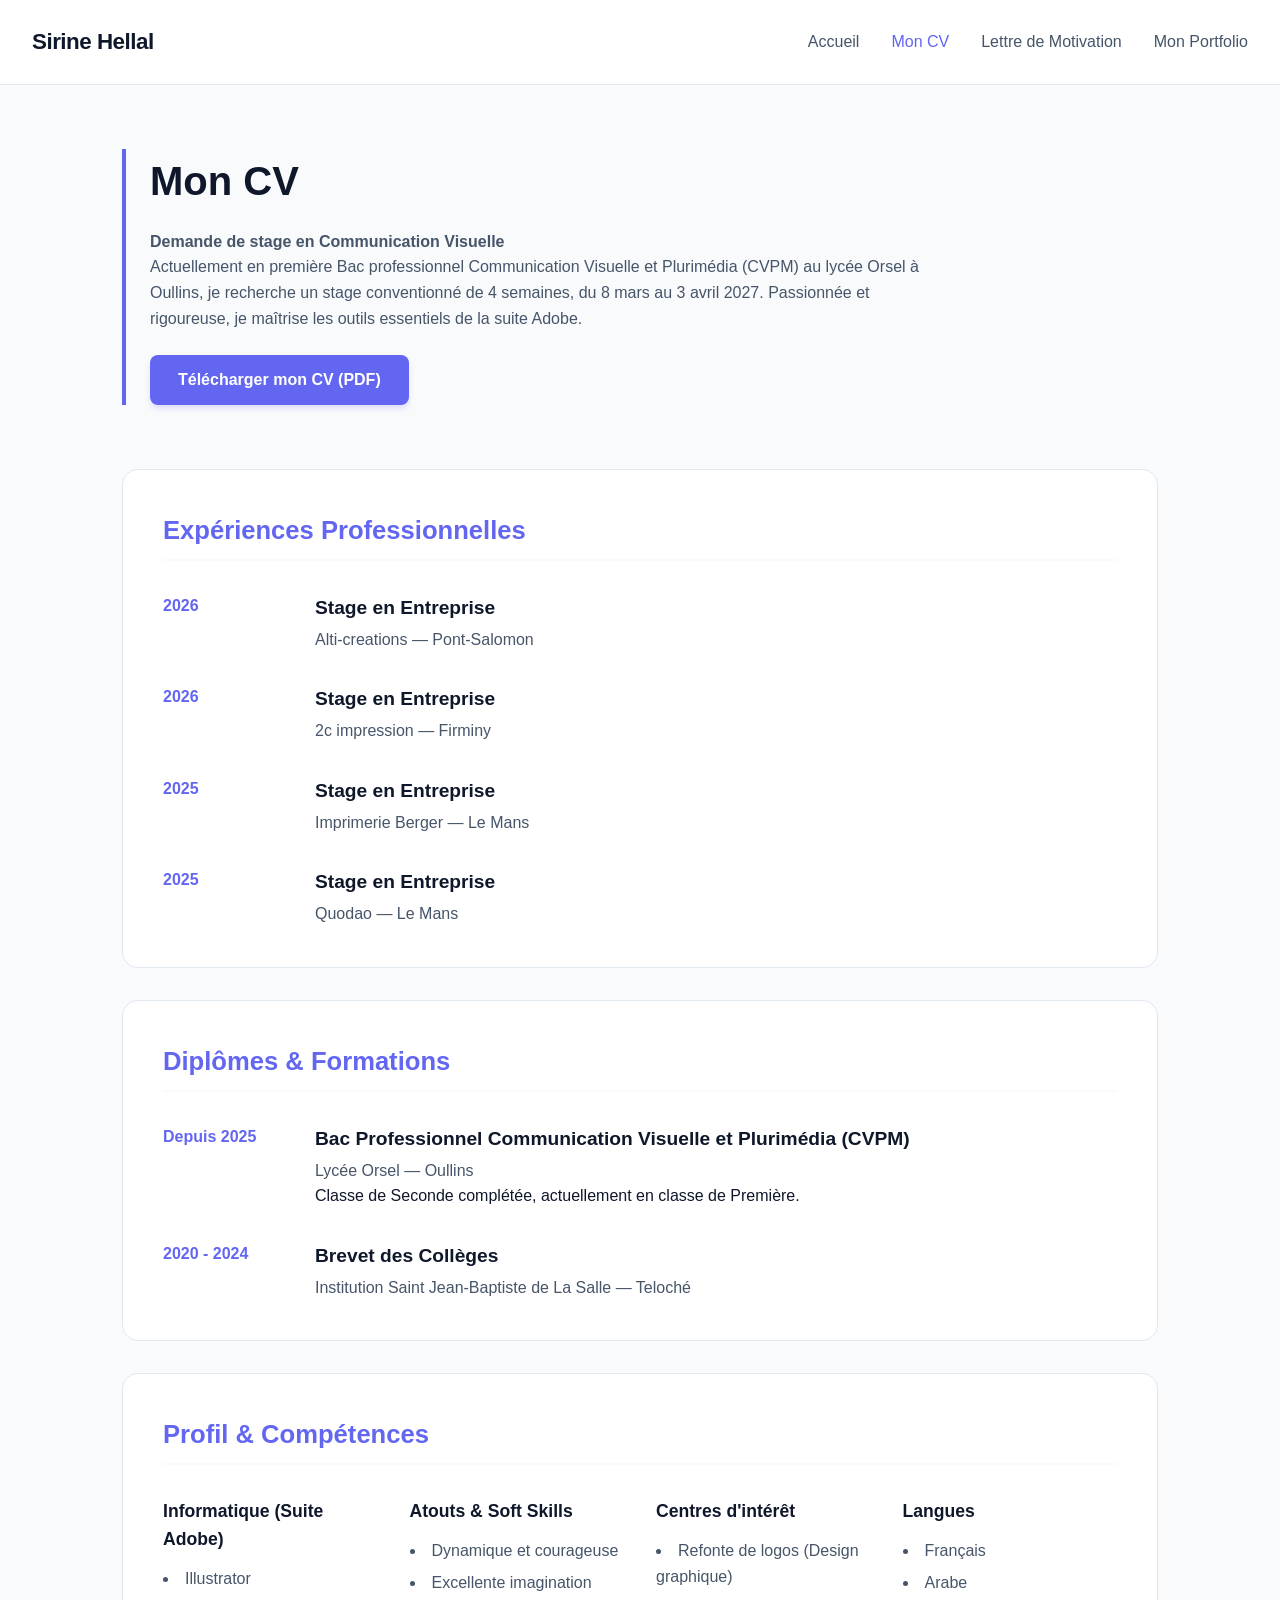
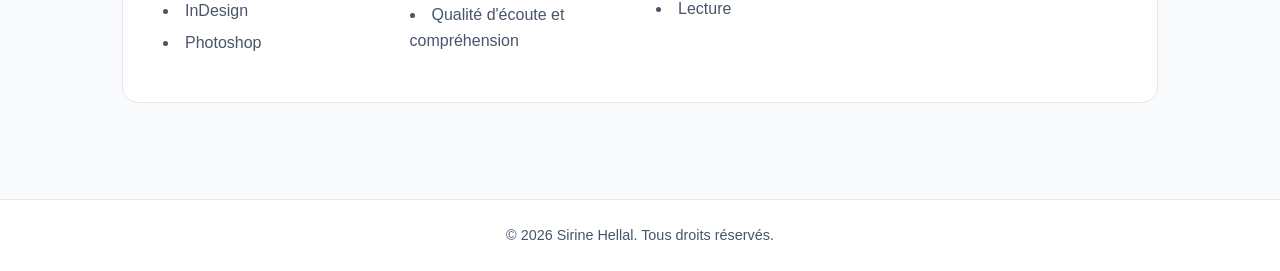
<file: cv.html>
<!DOCTYPE html>
<html lang="fr">
<head>
    <meta charset="UTF-8">
    <meta name="viewport" content="width=device-width, initial-scale=1.0">
    <title>Mon CV | Sirine Hellal</title>
    <link rel="stylesheet" href="style.css">
</head>
<body>

    <header>
        <div class="logo"><strong>Sirine Hellal</strong></div>
        <nav>
            <ul>
                <li><a href="index.html">Accueil</a></li>
                <li><a href="cv.html" class="active">Mon CV</a></li>
                <li><a href="motivation.html">Lettre de Motivation</a></li>
                <li><a href="portfolio.html">Mon Portfolio</a></li>
            </ul>
        </nav>
    </header>

    <main>
        <!-- En-tête du CV avec ligne décorative CSS -->
        <section class="cv-header">
            <h1>Mon CV</h1>
            <p class="cv-intro-text"><strong>Demande de stage en Communication Visuelle</strong><br>
            Actuellement en première Bac professionnel Communication Visuelle et Plurimédia (CVPM) au lycée Orsel à Oullins, je recherche un stage conventionné de 4 semaines, du 8 mars au 3 avril 2027. Passionnée et rigoureuse, je maîtrise les outils essentiels de la suite Adobe.</p>
            <div class="cta-buttons" style="margin-top: 1.5rem;">
                <!-- Remplace '#' par le vrai lien de ton fichier PDF plus tard -->
                <a href="image/mon-cv.pdf.PDF" class="btn download-btn">Télécharger mon CV (PDF)</a>
            </div>
        </section>

        <!-- Expériences Professionnelles -->
        <section class="cv-section">
            <h2>Expériences Professionnelles</h2>
            
            <div class="cv-item">
                <div class="cv-date">2026</div>
                <div class="cv-content">
                    <h3>Stage en Entreprise</h3>
                    <h4>Alti-creations — Pont-Salomon</h4>
                </div>
            </div>

            <div class="cv-item">
                <div class="cv-date">2026</div>
                <div class="cv-content">
                    <h3>Stage en Entreprise</h3>
                    <h4>2c impression — Firminy</h4>
                </div>
            </div>

            <div class="cv-item">
                <div class="cv-date">2025</div>
                <div class="cv-content">
                    <h3>Stage en Entreprise</h3>
                    <h4>Imprimerie Berger — Le Mans</h4>
                </div>
            </div>

            <div class="cv-item">
                <div class="cv-date">2025</div>
                <div class="cv-content">
                    <h3>Stage en Entreprise</h3>
                    <h4>Quodao — Le Mans</h4>
                </div>
            </div>
        </section>

        <!-- Diplômes et Formations -->
        <section class="cv-section">
            <h2>Diplômes & Formations</h2>
            
            <div class="cv-item">
                <div class="cv-date">Depuis 2025</div>
                <div class="cv-content">
                    <h3>Bac Professionnel Communication Visuelle et Plurimédia (CVPM)</h3>
                    <h4>Lycée Orsel — Oullins</h4>
                    <p>Classe de Seconde complétée, actuellement en classe de Première.</p>
                </div>
            </div>

            <div class="cv-item">
                <div class="cv-date">2020 - 2024</div>
                <div class="cv-content">
                    <h3>Brevet des Collèges</h3>
                    <h4>Institution Saint Jean-Baptiste de La Salle — Teloché</h4>
                </div>
            </div>
        </section>

        <!-- Grille de compétences (gérée par ta classe .skills-grid) -->
        <section class="cv-section">
            <h2>Profil & Compétences</h2>
            <div class="skills-grid">
                <div>
                    <h3>Informatique (Suite Adobe)</h3>
                    <ul>
                        <li>Illustrator</li>
                        <li>InDesign</li>
                        <li>Photoshop</li>
                    </ul>
                </div>
                <div>
                    <h3>Atouts & Soft Skills</h3>
                    <ul>
                        <li>Dynamique et courageuse</li>
                        <li>Excellente imagination</li>
                        <li>Qualité d'écoute et compréhension</li>
                    </ul>
                </div>
                <div>
                    <h3>Centres d'intérêt</h3>
                    <ul>
                        <li>Refonte de logos (Design graphique)</li>
                        <li>Lecture</li>
                    </ul>
                </div>
                <div>
                    <h3>Langues</h3>
                    <ul>
                        <li>Français</li>
                        <li>Arabe</li>
                    </ul>
                </div>
            </div>
        </section>
    </main>

    <footer>
        <p>&copy; 2026 Sirine Hellal. Tous droits réservés.</p>
    </footer>

</body>
</html>
</file>
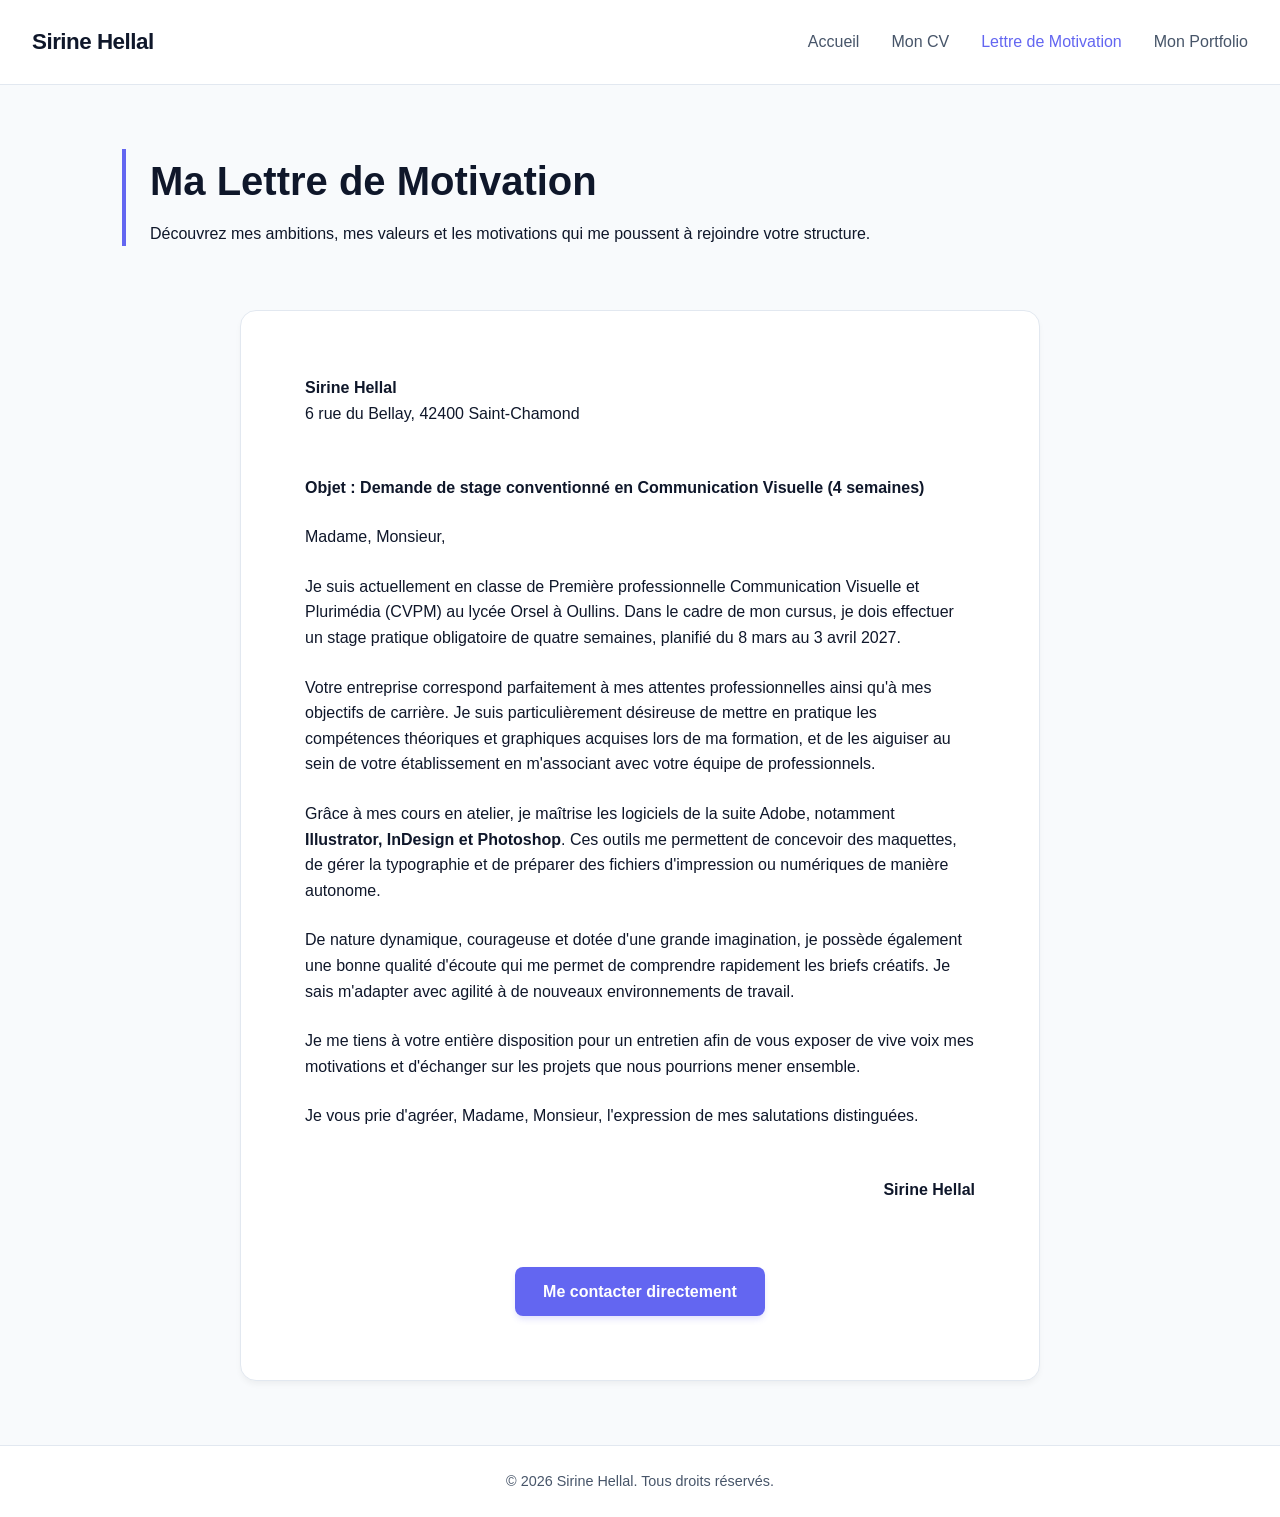
<file: motivation.html>
<!DOCTYPE html>
<html lang="fr">
<head>
    <meta charset="UTF-8">
    <meta name="viewport" content="width=device-width, initial-scale=1.0">
    <title>Lettre de Motivation | Sirine Hellal</title>
    <link rel="stylesheet" href="style.css">
</head>
<body>

    <header>
        <div class="logo"><strong>Sirine Hellal</strong></div>
        <nav>
            <ul>
                <li><a href="index.html">Accueil</a></li>
                <li><a href="cv.html">Mon CV</a></li>
                <li><a href="motivation.html" class="active">Lettre de Motivation</a></li>
                <li><a href="portfolio.html">Mon Portfolio</a></li>
            </ul>
        </nav>
    </header>

    <main>
        <section class="motivation-header">
            <h1>Ma Lettre de Motivation</h1>
            <p>Découvrez mes ambitions, mes valeurs et les motivations qui me poussent à rejoindre votre structure.</p>
        </section>

        <!-- Conteneur stylisé pour la lettre papier officielle (.motivation-letter) -->
        <article class="motivation-letter">
            <div class="letter-meta">
                <p><strong>Sirine Hellal</strong><br>6 rue du Bellay, 42400 Saint-Chamond</p>
            
            </div>

            <div class="letter-body">
                <p><strong>Objet : Demande de stage conventionné en Communication Visuelle (4 semaines)</strong></p>
                
                <p>Madame, Monsieur,</p>
                
                <p>Je suis actuellement en classe de Première professionnelle Communication Visuelle et Plurimédia (CVPM) au lycée Orsel à Oullins. Dans le cadre de mon cursus, je dois effectuer un stage pratique obligatoire de quatre semaines, planifié du 8 mars au 3 avril 2027.</p>
                
                <p>Votre entreprise correspond parfaitement à mes attentes professionnelles ainsi qu'à mes objectifs de carrière. Je suis particulièrement désireuse de mettre en pratique les compétences théoriques et graphiques acquises lors de ma formation, et de les aiguiser au sein de votre établissement en m'associant avec votre équipe de professionnels.</p>
                
                <p>Grâce à mes cours en atelier, je maîtrise les logiciels de la suite Adobe, notamment <strong>Illustrator, InDesign et Photoshop</strong>. Ces outils me permettent de concevoir des maquettes, de gérer la typographie et de préparer des fichiers d'impression ou numériques de manière autonome.</p>
                
                <p>De nature dynamique, courageuse et dotée d'une grande imagination, je possède également une bonne qualité d'écoute qui me permet de comprendre rapidement les briefs créatifs. Je sais m'adapter avec agilité à de nouveaux environnements de travail.</p>
                
                <p>Je me tiens à votre entière disposition pour un entretien afin de vous exposer de vive voix mes motivations et d'échanger sur les projets que nous pourrions mener ensemble.</p>
                
                <p>Je vous prie d'agréer, Madame, Monsieur, l'expression de mes salutations distinguées.</p>
            </div>

            <div class="letter-signature">
                <p><strong>Sirine Hellal</strong></p>
            </div>

            <div class="letter-footer-action">
                <a href="index.html#contact" class="btn primary-btn">Me contacter directement</a>
            </div>
        </article>
    </main>

    <footer>
        <p>&copy; 2026 Sirine Hellal. Tous droits réservés.</p>
    </footer>

</body>
</html>
</file>
<file: style.css>
/* ==========================================================================
   1. VARIABLES & CONFIGURATION GÉNÉRALE (Norme MMI)
   ========================================================================== */
:root {
    --primary-color: #6366f1;      /* Indigo créatif et moderne */
    --primary-hover: #4f46e5;      
    --dark-color: #0f172a;         /* Ardoise très sombre */
    --light-bg: #f8fafc;           
    --white: #ffffff;
    --gray-text: #475569;          
    --border-color: #e2e8f0;       
    --max-width: 1100px;
    --transition: all 0.3s ease;
}

* {
    margin: 0;
    padding: 0;
    box-sizing: border-box;
}

body {
    font-family: 'Segoe UI', Tahoma, Geneva, Verdana, sans-serif;
    background-color: var(--light-bg);
    color: var(--dark-color);
    line-height: 1.6;
    display: flex;
    flex-direction: column;
    min-height: 100vh;
}

a {
    text-decoration: none;
    color: inherit;
    transition: var(--transition);
}

/* ==========================================================================
   2. EN-TÊTE & NAVIGATION SÉMANTIQUE
   ========================================================================== */
header {
    background-color: var(--white);
    border-bottom: 1px solid var(--border-color);
    padding: 1.5rem 2rem;
    position: sticky;
    top: 0;
    z-index: 100;
    display: flex;
    justify-content: space-between;
    align-items: center;
}

.logo {
    font-size: 1.4rem;
    color: var(--dark-color);
    letter-spacing: -0.5px;
}

nav ul {
    display: flex;
    list-style: none;
    gap: 2rem;
}

nav a {
    color: var(--gray-text);
    font-weight: 500;
}

nav a:hover, nav a.active {
    color: var(--primary-color);
}

/* ==========================================================================
   3. BOUTONS STYLISÉS & INTERACTIFS
   ========================================================================== */
.btn {
    display: inline-block;
    padding: 0.75rem 1.75rem;
    border-radius: 8px;
    font-weight: 600;
    cursor: pointer;
    transition: var(--transition);
    text-align: center;
}

.primary-btn, .download-btn {
    background-color: var(--primary-color);
    color: var(--white);
    box-shadow: 0 4px 6px -1px rgba(99, 102, 241, 0.2);
}

.primary-btn:hover, .download-btn:hover {
    background-color: var(--primary-hover);
    transform: translateY(-2px); /* Effet MMI : Léger soulèvement au survol */
}

.secondary-btn {
    border: 2px solid var(--primary-color);
    color: var(--primary-color);
}

.secondary-btn:hover {
    background-color: var(--primary-color);
    color: var(--white);
    transform: translateY(-2px);
}

/* ==========================================================================
   4. STRUCTURE PRINCIPALE
   ========================================================================== */
main {
    flex: 1;
    max-width: var(--max-width);
    width: 100%;
    margin: 0 auto;
    padding: 4rem 2rem;
}

/* ==========================================================================
   5. STYLES PAR PAGE
   ========================================================================== */

/* --- PAGE ACCUEIL --- */
.hero-section {
    display: flex;
    align-items: center;
    justify-content: space-between;
    gap: 4rem;
    margin-bottom: 5rem;
}

.hero-text {
    text-align: left;
    flex: 1;
}

.hero-text h1 {
    font-size: 3rem;
    margin-bottom: 0.5rem;
    letter-spacing: -1px;
}

.hero-text h2 {
    font-size: 1.5rem;
    color: var(--primary-color);
    margin-bottom: 1.5rem;
    font-weight: 600;
}

.highlight {
    color: var(--primary-color);
}

.cta-buttons {
    display: flex;
    gap: 1rem;
    margin-top: 2.5rem;
}

.hero-image .profile-pic {
    width: 320px;
    height: 320px;
    border-radius: 30px; 
    object-fit: cover;
    border: 6px solid var(--white);
    box-shadow: 0 20px 25px -5px rgba(0, 0, 0, 0.1);
}

/* --- SECTION CONTACT (Bas de la page d'accueil) --- */
.contact-section {
    background-color: var(--white);
    padding: 3rem;
    border-radius: 16px;
    border: 1px solid var(--border-color);
    box-shadow: 0 4px 6px -1px rgba(0, 0, 0, 0.05);
}

.contact-section h3 {
    margin-bottom: 1rem;
    font-size: 1.75rem;
}

.contact-info {
    margin-top: 2rem;
    display: flex;
    gap: 3rem;
    flex-wrap: wrap;
}

.contact-info a {
    color: var(--dark-color);
    font-weight: 600;
    border-bottom: 1px dashed var(--border-color);
}

.contact-info a:hover {
    color: var(--primary-color);
    border-bottom-color: var(--primary-color);
}

/* --- EN-TÊTES DES PAGES SECONDAIRES --- */
.cv-header, .book-header, .motivation-header {
    text-align: left;
    margin-bottom: 4rem;
    border-left: 4px solid var(--primary-color); 
    padding-left: 1.5rem;
}

.cv-header h1, .book-header h1, .motivation-header h1 {
    font-size: 2.5rem;
    margin-bottom: 0.5rem;
}

.cv-intro-text {
    max-width: 800px;
    margin-top: 1rem;
    color: var(--gray-text);
}

/* --- PAGE CV --- */
.cv-section {
    background-color: var(--white);
    padding: 2.5rem;
    border-radius: 16px;
    margin-bottom: 2rem;
    border: 1px solid var(--border-color);
}

.cv-section h2 {
    font-size: 1.6rem;
    margin-bottom: 2rem;
    border-bottom: 2px solid var(--light-bg);
    padding-bottom: 0.5rem;
    color: var(--primary-color);
}

.cv-item {
    display: flex;
    gap: 2rem;
    margin-bottom: 2rem;
}

.cv-item:last-child {
    margin-bottom: 0;
}

.cv-date {
    font-weight: 700;
    color: var(--primary-color);
    min-width: 120px;
}

.cv-content h3 {
    font-size: 1.2rem;
    margin-bottom: 0.2rem;
}

.cv-content h4 {
    font-size: 1rem;
    color: var(--gray-text);
    font-weight: 500;
}

.skills-grid {
    display: grid;
    grid-template-columns: repeat(auto-fit, minmax(200px, 1fr));
    gap: 2rem;
}

.skills-grid h3 {
    font-size: 1.1rem;
    margin-bottom: 0.8rem;
    color: var(--dark-color);
}

.skills-grid ul {
    list-style-position: inside;
    color: var(--gray-text);
}

.skills-grid li {
    margin-bottom: 0.4rem;
}

/* --- PAGE PORTFOLIO (GRILLE DE PROJETS ADOBE) --- */
.projects-grid {
    display: grid;
    grid-template-columns: repeat(auto-fit, minmax(320px, 1fr));
    gap: 2.5rem;
}

.project-card {
    background-color: var(--white);
    border-radius: 16px;
    overflow: hidden;
    border: 1px solid var(--border-color);
    transition: var(--transition);
    display: flex;
    flex-direction: column;
}

.project-card:hover {
    transform: translateY(-8px);
    box-shadow: 0 20px 25px -5px rgba(0, 0, 0, 0.1);
}

.project-image {
    overflow: hidden;
    height: 220px;
}

.project-image img {
    width: 100%;
    height: 100%;
    object-fit: cover;
    transition: var(--transition);
}

/* Effet MMI : Zoom discret sur le mockup au survol de la carte */
.project-card:hover .project-image img {
    transform: scale(1.05);
}

.project-info {
    padding: 1.75rem;
    display: flex;
    flex-direction: column;
    flex: 1;
}

.project-category {
    font-size: 0.8rem;
    font-weight: 700;
    color: var(--primary-color);
    text-transform: uppercase;
    letter-spacing: 0.5px;
    margin-bottom: 0.5rem;
}

.project-info h3 {
    margin-bottom: 0.75rem;
    font-size: 1.3rem;
}

.project-info p {
    color: var(--gray-text);
    font-size: 0.95rem;
    margin-bottom: 1.5rem;
    flex: 1;
}

.project-btn {
    border: 1px solid var(--border-color);
    font-size: 0.9rem;
    padding: 0.6rem;
    border-radius: 6px;
    font-weight: 600;
}

.project-btn:hover {
    background-color: var(--light-bg);
    border-color: var(--primary-color);
    color: var(--primary-color);
}

/* --- PAGE LETTRE DE MOTIVATION --- */
.motivation-letter {
    background-color: var(--white);
    padding: 4rem;
    border-radius: 16px;
    border: 1px solid var(--border-color);
    max-width: 800px;
    margin: 0 auto;
    box-shadow: 0 4px 6px -1px rgba(0, 0, 0, 0.05);
}

.letter-meta {
    margin-bottom: 3rem;
}

.date-location {
    text-align: right;
    color: var(--gray-text);
    margin-top: -1.5rem;
}

.letter-body p {
    margin-bottom: 1.5rem;
}

.letter-signature {
    margin-top: 3rem;
    text-align: right;
}

.letter-footer-action {
    text-align: center;
    margin-top: 4rem;
}

/* ==========================================================================
   6. PIED DE PAGE (FOOTER)
   ========================================================================== */
footer {
    background-color: var(--white);
    text-align: center;
    padding: 1.5rem;
    border-top: 1px solid var(--border-color);
    color: var(--gray-text);
    font-size: 0.9rem;
    margin-top: auto;
}

/* ==========================================================================
   7. RESPONSIVE DESIGN (MOBILES & TABLETTES)
   ========================================================================== */
@media (max-width: 768px) {
    header {
        flex-direction: column;
        gap: 1.2rem;
        padding: 1rem;
    }
    
    nav ul {
        gap: 1.2rem;
        flex-wrap: wrap;
        justify-content: center;
    }
    
    main {
        padding: 2rem 1.2rem;
    }

    .hero-section {
        flex-direction: column-reverse;
        gap: 2rem;
    }

    .hero-text h1 {
        font-size: 2.2rem;
    }

    .cta-buttons {
        flex-direction: column;
        gap: 0.8rem;
    }
    
    .btn {
        width: 100%;
    }

    .hero-image .profile-pic {
        width: 100%;
        max-width: 260px;
        height: 260px;
        margin: 0 auto;
        display: block;
    }

    .cv-header, .book-header, .motivation-header {
        margin-bottom: 2.5rem;
        padding-left: 1rem;
    }

    .cv-header h1, .book-header h1, .motivation-header h1 {
        font-size: 2rem;
    }

    .cv-section {
        padding: 1.5rem;
    }

    .cv-item {
        flex-direction: column;
        gap: 0.2rem;
        margin-bottom: 1.5rem;
    }

    .cv-date {
</file>
